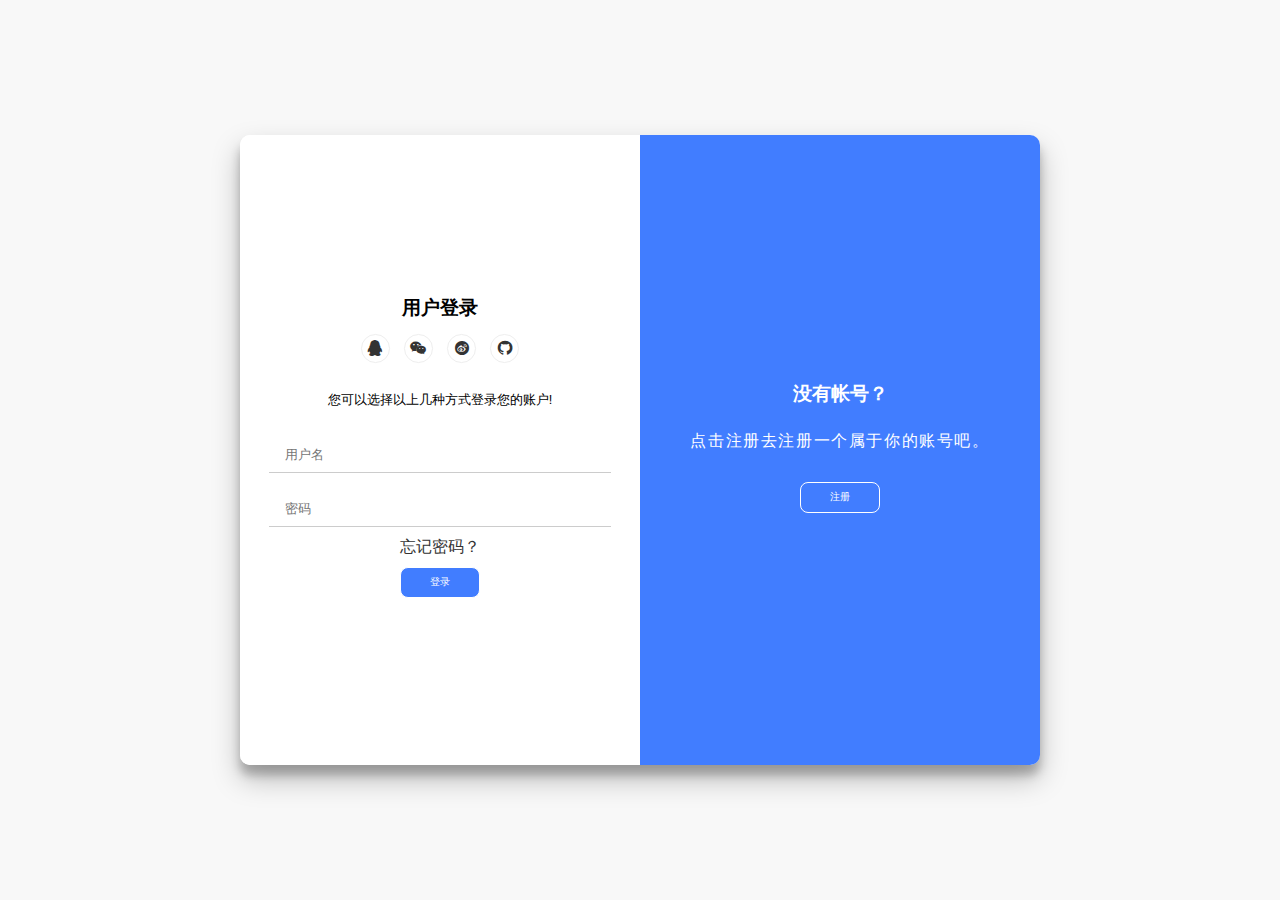
<file: index.html>
<!DOCTYPE html>
<html lang="en">
<head>
    <meta charset="UTF-8">
    <meta name="viewport" content="width=device-width, initial-scale=1.0">
    <title>登录注册</title>
    <link rel="stylesheet" href="./assets/style.css">
    <link rel="stylesheet" href="./assets/iconfont/iconfont.css">
</head>
<body>
    <div class='container' id='container'>
        <div class="form-container sign-up-container">
            <!-- 注册 -->
           <form action="#">
            <h1>用户注册</h1>
            <div class="social-container">
                <a href="#" class="social"><i class="iconfont icon-qq"></i></a>
                <a href="#" class="social"><i class="iconfont icon-weixin"></i></a>
                <a href="#" class="social"><i class="iconfont icon-weibo-copy"></i></a>
                <a href="#" class="social"><i class="iconfont icon-github"></i></a>
            </div>
            <span>您可以选择以上几种方式注册一个您的账户!</span>
            <input type="text" placeholder="用户名">
            <input type="password" placeholder="密码">
            <input type="email" placeholder="邮箱">
            <button id="send_code">发送验证码</button>
            <input type="email" placeholder="验证码">
            <button>注册</button>
           </form>
        </div>
        <div class="form-container sign-in-container">
            <!-- 登录 -->
            <form action="#">
                <h1>用户登录</h1>
            <div class="social-container">
                <a href="#" class="social"><i class="iconfont icon-qq"></i></a>
                <a href="#" class="social"><i class="iconfont icon-weixin"></i></a>
                <a href="#" class="social"><i class="iconfont icon-weibo-copy"></i></a>
                <a href="#" class="social"><i class="iconfont icon-github"></i></a>
            </div>
            <span>您可以选择以上几种方式登录您的账户!</span>
            <input type="text" placeholder="用户名">
            <input type="password" placeholder="密码">
            <a href="#">忘记密码？</a>
            <button>登录</button>
            </form>
        </div>
        <!-- 侧边栏内容 -->
        <div class="overlay-container">
            <div class="overlay">
                <div class="overlay-panel overlay-left">
                    <h1>已有帐号？</h1>
                    <p>亲爱的快快点我去进行登录吧。</p>
                    <button class='ghost' id="signIn">登录</button>
                </div>
                <div class="overlay-panel overlay-right">
                    <h1>没有帐号？</h1>
                    <p>点击注册去注册一个属于你的账号吧。</p>
                    <button class='ghost' id="signUp">注册</button>
                </div>
            </div>
        </div>
    </div>
</body>
<script src="./index.js"></script>
</html>
</file>
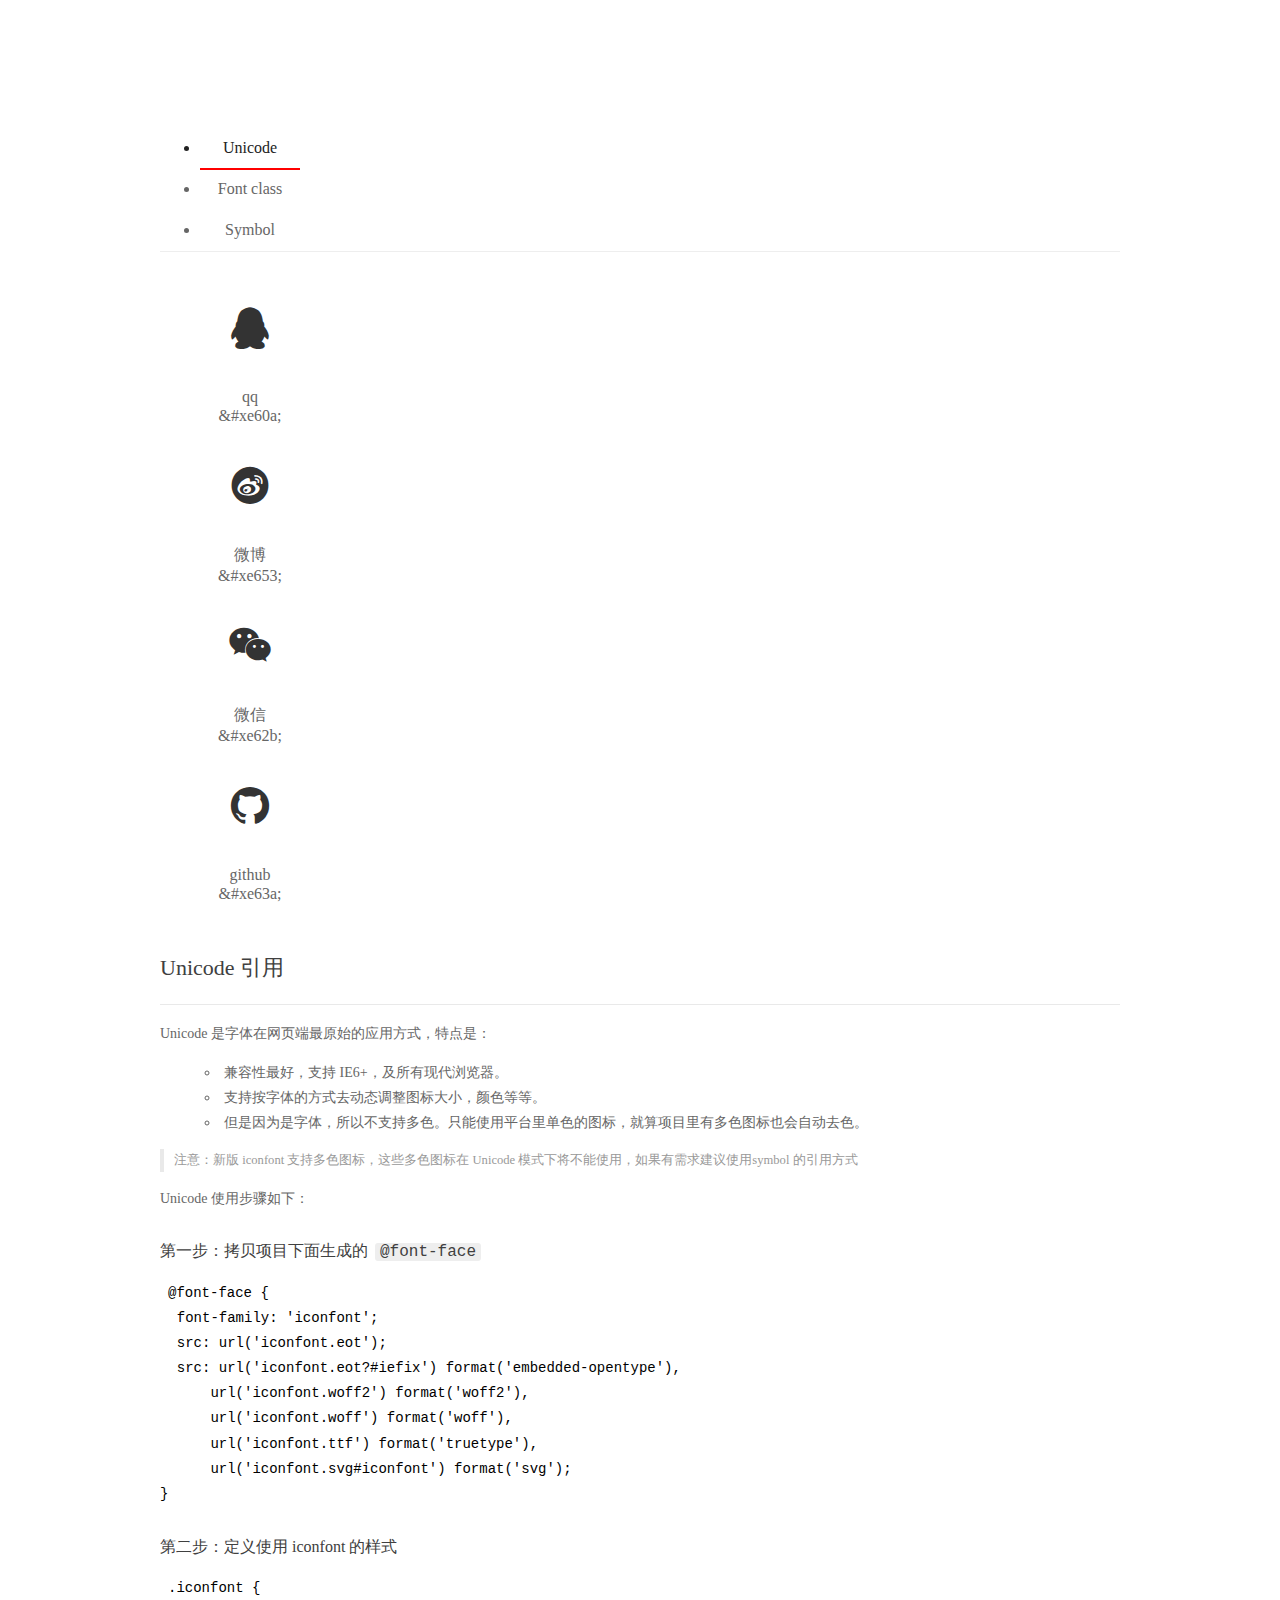
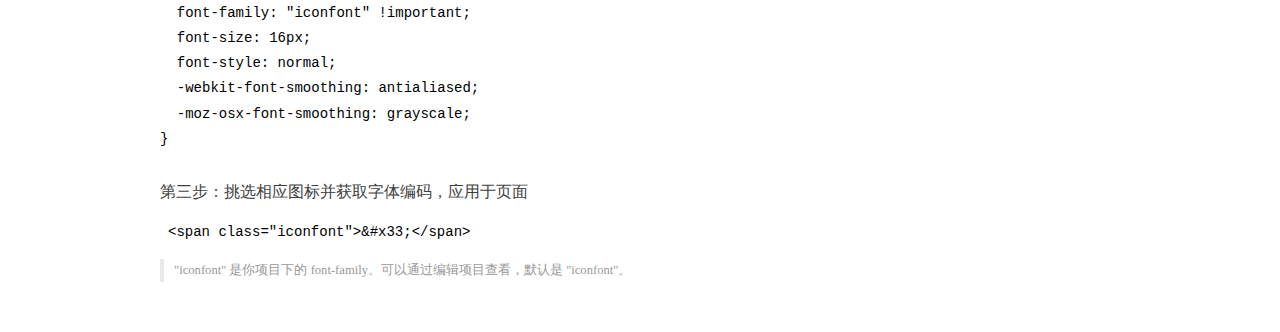
<file: assets/iconfont/demo_index.html>
<!DOCTYPE html>
<html>
<head>
  <meta charset="utf-8"/>
  <title>IconFont Demo</title>
  <link rel="shortcut icon" href="https://gtms04.alicdn.com/tps/i4/TB1_oz6GVXXXXaFXpXXJDFnIXXX-64-64.ico" type="image/x-icon"/>
  <link rel="stylesheet" href="https://g.alicdn.com/thx/cube/1.3.2/cube.min.css">
  <link rel="stylesheet" href="demo.css">
  <link rel="stylesheet" href="iconfont.css">
  <script src="iconfont.js"></script>
  <!-- jQuery -->
  <script src="https://a1.alicdn.com/oss/uploads/2018/12/26/7bfddb60-08e8-11e9-9b04-53e73bb6408b.js"></script>
  <!-- 代码高亮 -->
  <script src="https://a1.alicdn.com/oss/uploads/2018/12/26/a3f714d0-08e6-11e9-8a15-ebf944d7534c.js"></script>
</head>
<body>
  <div class="main">
    <h1 class="logo"><a href="https://www.iconfont.cn/" title="iconfont 首页" target="_blank">&#xe86b;</a></h1>
    <div class="nav-tabs">
      <ul id="tabs" class="dib-box">
        <li class="dib active"><span>Unicode</span></li>
        <li class="dib"><span>Font class</span></li>
        <li class="dib"><span>Symbol</span></li>
      </ul>
      
    </div>
    <div class="tab-container">
      <div class="content unicode" style="display: block;">
          <ul class="icon_lists dib-box">
          
            <li class="dib">
              <span class="icon iconfont">&#xe60a;</span>
                <div class="name">qq</div>
                <div class="code-name">&amp;#xe60a;</div>
              </li>
          
            <li class="dib">
              <span class="icon iconfont">&#xe653;</span>
                <div class="name">微博</div>
                <div class="code-name">&amp;#xe653;</div>
              </li>
          
            <li class="dib">
              <span class="icon iconfont">&#xe62b;</span>
                <div class="name">微信</div>
                <div class="code-name">&amp;#xe62b;</div>
              </li>
          
            <li class="dib">
              <span class="icon iconfont">&#xe63a;</span>
                <div class="name">github</div>
                <div class="code-name">&amp;#xe63a;</div>
              </li>
          
          </ul>
          <div class="article markdown">
          <h2 id="unicode-">Unicode 引用</h2>
          <hr>

          <p>Unicode 是字体在网页端最原始的应用方式，特点是：</p>
          <ul>
            <li>兼容性最好，支持 IE6+，及所有现代浏览器。</li>
            <li>支持按字体的方式去动态调整图标大小，颜色等等。</li>
            <li>但是因为是字体，所以不支持多色。只能使用平台里单色的图标，就算项目里有多色图标也会自动去色。</li>
          </ul>
          <blockquote>
            <p>注意：新版 iconfont 支持多色图标，这些多色图标在 Unicode 模式下将不能使用，如果有需求建议使用symbol 的引用方式</p>
          </blockquote>
          <p>Unicode 使用步骤如下：</p>
          <h3 id="-font-face">第一步：拷贝项目下面生成的 <code>@font-face</code></h3>
<pre><code class="language-css"
>@font-face {
  font-family: 'iconfont';
  src: url('iconfont.eot');
  src: url('iconfont.eot?#iefix') format('embedded-opentype'),
      url('iconfont.woff2') format('woff2'),
      url('iconfont.woff') format('woff'),
      url('iconfont.ttf') format('truetype'),
      url('iconfont.svg#iconfont') format('svg');
}
</code></pre>
          <h3 id="-iconfont-">第二步：定义使用 iconfont 的样式</h3>
<pre><code class="language-css"
>.iconfont {
  font-family: "iconfont" !important;
  font-size: 16px;
  font-style: normal;
  -webkit-font-smoothing: antialiased;
  -moz-osx-font-smoothing: grayscale;
}
</code></pre>
          <h3 id="-">第三步：挑选相应图标并获取字体编码，应用于页面</h3>
<pre>
<code class="language-html"
>&lt;span class="iconfont"&gt;&amp;#x33;&lt;/span&gt;
</code></pre>
          <blockquote>
            <p>"iconfont" 是你项目下的 font-family。可以通过编辑项目查看，默认是 "iconfont"。</p>
          </blockquote>
          </div>
      </div>
      <div class="content font-class">
        <ul class="icon_lists dib-box">
          
          <li class="dib">
            <span class="icon iconfont icon-qq"></span>
            <div class="name">
              qq
            </div>
            <div class="code-name">.icon-qq
            </div>
          </li>
          
          <li class="dib">
            <span class="icon iconfont icon-weibo-copy"></span>
            <div class="name">
              微博
            </div>
            <div class="code-name">.icon-weibo-copy
            </div>
          </li>
          
          <li class="dib">
            <span class="icon iconfont icon-weixin"></span>
            <div class="name">
              微信
            </div>
            <div class="code-name">.icon-weixin
            </div>
          </li>
          
          <li class="dib">
            <span class="icon iconfont icon-github"></span>
            <div class="name">
              github
            </div>
            <div class="code-name">.icon-github
            </div>
          </li>
          
        </ul>
        <div class="article markdown">
        <h2 id="font-class-">font-class 引用</h2>
        <hr>

        <p>font-class 是 Unicode 使用方式的一种变种，主要是解决 Unicode 书写不直观，语意不明确的问题。</p>
        <p>与 Unicode 使用方式相比，具有如下特点：</p>
        <ul>
          <li>兼容性良好，支持 IE8+，及所有现代浏览器。</li>
          <li>相比于 Unicode 语意明确，书写更直观。可以很容易分辨这个 icon 是什么。</li>
          <li>因为使用 class 来定义图标，所以当要替换图标时，只需要修改 class 里面的 Unicode 引用。</li>
          <li>不过因为本质上还是使用的字体，所以多色图标还是不支持的。</li>
        </ul>
        <p>使用步骤如下：</p>
        <h3 id="-fontclass-">第一步：引入项目下面生成的 fontclass 代码：</h3>
<pre><code class="language-html">&lt;link rel="stylesheet" href="./iconfont.css"&gt;
</code></pre>
        <h3 id="-">第二步：挑选相应图标并获取类名，应用于页面：</h3>
<pre><code class="language-html">&lt;span class="iconfont icon-xxx"&gt;&lt;/span&gt;
</code></pre>
        <blockquote>
          <p>"
            iconfont" 是你项目下的 font-family。可以通过编辑项目查看，默认是 "iconfont"。</p>
        </blockquote>
      </div>
      </div>
      <div class="content symbol">
          <ul class="icon_lists dib-box">
          
            <li class="dib">
                <svg class="icon svg-icon" aria-hidden="true">
                  <use xlink:href="#icon-qq"></use>
                </svg>
                <div class="name">qq</div>
                <div class="code-name">#icon-qq</div>
            </li>
          
            <li class="dib">
                <svg class="icon svg-icon" aria-hidden="true">
                  <use xlink:href="#icon-weibo-copy"></use>
                </svg>
                <div class="name">微博</div>
                <div class="code-name">#icon-weibo-copy</div>
            </li>
          
            <li class="dib">
                <svg class="icon svg-icon" aria-hidden="true">
                  <use xlink:href="#icon-weixin"></use>
                </svg>
                <div class="name">微信</div>
                <div class="code-name">#icon-weixin</div>
            </li>
          
            <li class="dib">
                <svg class="icon svg-icon" aria-hidden="true">
                  <use xlink:href="#icon-github"></use>
                </svg>
                <div class="name">github</div>
                <div class="code-name">#icon-github</div>
            </li>
          
          </ul>
          <div class="article markdown">
          <h2 id="symbol-">Symbol 引用</h2>
          <hr>

          <p>这是一种全新的使用方式，应该说这才是未来的主流，也是平台目前推荐的用法。相关介绍可以参考这篇<a href="">文章</a>
            这种用法其实是做了一个 SVG 的集合，与另外两种相比具有如下特点：</p>
          <ul>
            <li>支持多色图标了，不再受单色限制。</li>
            <li>通过一些技巧，支持像字体那样，通过 <code>font-size</code>, <code>color</code> 来调整样式。</li>
            <li>兼容性较差，支持 IE9+，及现代浏览器。</li>
            <li>浏览器渲染 SVG 的性能一般，还不如 png。</li>
          </ul>
          <p>使用步骤如下：</p>
          <h3 id="-symbol-">第一步：引入项目下面生成的 symbol 代码：</h3>
<pre><code class="language-html">&lt;script src="./iconfont.js"&gt;&lt;/script&gt;
</code></pre>
          <h3 id="-css-">第二步：加入通用 CSS 代码（引入一次就行）：</h3>
<pre><code class="language-html">&lt;style&gt;
.icon {
  width: 1em;
  height: 1em;
  vertical-align: -0.15em;
  fill: currentColor;
  overflow: hidden;
}
&lt;/style&gt;
</code></pre>
          <h3 id="-">第三步：挑选相应图标并获取类名，应用于页面：</h3>
<pre><code class="language-html">&lt;svg class="icon" aria-hidden="true"&gt;
  &lt;use xlink:href="#icon-xxx"&gt;&lt;/use&gt;
&lt;/svg&gt;
</code></pre>
          </div>
      </div>

    </div>
  </div>
  <script>
  $(document).ready(function () {
      $('.tab-container .content:first').show()

      $('#tabs li').click(function (e) {
        var tabContent = $('.tab-container .content')
        var index = $(this).index()

        if ($(this).hasClass('active')) {
          return
        } else {
          $('#tabs li').removeClass('active')
          $(this).addClass('active')

          tabContent.hide().eq(index).fadeIn()
        }
      })
    })
  </script>
</body>
</html>
</file>
<file: assets/style.css>
* {
    margin: 0;
    padding: 0;
    box-sizing: border-box;
}
body, html {
    font-family: Arial, Helvetica, sans-serif;
    background: #f8f8f8;
    background-attachment: fixed;
    display: flex;
    flex-direction: column;
    justify-content: center;
    align-items: center;
    height: 100%;
    margin: 0 auto;
}
h1 {
    margin: 0.2rem;
    font-size: 1.2rem;
}
p {
    font-size: 1rem;
    line-height: 1.5rem;
    font-weight: 100;
    margin: 1.2rem 0;
    letter-spacing: 0.1rem;
}
span {
    font-size: 0.8rem;
    margin: 1.2rem 0;
}
a {
    color: #333;
    font-size: 1rem;
    text-decoration: none;
}
.container {
    position: relative;
    background: #fff;
    border-radius: 10px;
    box-shadow: 0 14px 28px rgba(0, 0, 0, .25), 0 10px 10px rgba(0, 0, 0, .22);
    padding: 0.6rem;
    width: 50rem;
    height: 35rem;
    overflow: hidden;
    max-width: 100vw;
    min-height: 70vh;
}
.form-container form {
    background: #fff;
    display: flex;
    flex-direction: column;
    padding: 0 1.8rem;
    height: 100%;
    justify-content: center;
    align-items: center;
}
.social-container {
    margin: 0.6rem 0;
}
.social-container a {
    border: 1px solid #eee;
    border-radius: 50%;
    display: inline-flex;
    justify-content: center;
    align-items: center;
    margin: 0 5px;
    height: 1.8rem;
    width: 1.8rem;
}
.social-container a:hover {
    opacity: .8;
}
.form-container input {
    width: 100%;
    height: 2.2rem;
    text-indent: 1rem;
    border: 1px solid #ccc;
    border-left: none;
    border-right: none;
    border-top: none;
    outline: none;
    margin: 0.6rem 0;
}
.form-container button:active {
    transform: scale(0.95,0.95);
}
.form-container button {
    padding: 0.4rem 1rem;
    background: #417dff;
    color: white;
    border: 1px solid #fff;
    outline: none;
    cursor: pointer;
    width: 5rem;
    border-radius: 8px;
    transition: all 100ms ease-in;
    margin: 0.6rem 0;
    font-size: 0.6rem;
    padding: 0.5rem 0;
}
button.ghost {
    background: transparent;
    border-color: #fff;
    border: 1px solid #fff;
    outline: none;
    cursor: pointer;
    width: 5rem;
    border-radius: 8px;
    transition: all 100ms ease-in;
    margin: 0.6rem 0;
    padding: 0.5rem 0;
    color: white;
    font-size: 0.6rem;
}
button#send_code {
    width: 100%;
}
button.ghost:active {
    transform: scale(0.95,0.95);
}
.form-container {
    position: absolute;
    top: 0;
    height: 100%;
    transition: all 0.5s ease-in;
}
.sign-in-container {
    left: 0;
    width: 50%;
    z-index: 2;
}
.sign-up-container {
    left: 0;
    width: 50%;
    opacity: 0;
    z-index: 1;
}
.overlay {
    background: #417dff;
    width: 200%;
    height: 100%;
    position: relative;
    left: -100%;
    transition: all 0.6s ease-in-out;
    color: white;
}
.overlay-container {
    position: absolute;
    top: 0;
    right: 0;
    width: 50%;
    height: 100%;
    overflow: hidden;
    transition: all 0.6s ease-in-out;
    z-index: 99;
}
.overlay-panel {
    position: absolute;
    top: 0;
    display: flex;
    flex-direction: column;
    justify-content: center;
    align-items: center;
    width: 50%;
    height: 100%;
    padding: 0 2.2rem;
}
.overlay-right {
    right: 0;
}
.container.right-panel-active .overlay-container {
    transform: translateX(-100%);
}
.container.right-panel-active .sign-in-container {
    transform: translateX(100%);
}
.container.right-panel-active .sign-up-container {
    transform: translateX(100%);
    opacity: 1;
    z-index: 5;
    transition: all 0.6s ease-in-out;
}
.container.right-panel-active .overlay {
    transform: translateX(50%);
}
.container.right-panel-active .overlay-left {
    transform: translateX(0);
    transition: all 0.6s ease-in-out;
}
.container.right-panel-active .overlay-right {
    transform: translateX(20%);
    transition: all 0.6s ease-in-out;
}
</file>
<file: assets/iconfont/iconfont.css>
@font-face {font-family: "iconfont";
  src: url('iconfont.eot?t=1586686594169'); /* IE9 */
  src: url('iconfont.eot?t=1586686594169#iefix') format('embedded-opentype'), /* IE6-IE8 */
  url('[data-uri]') format('woff2'),
  url('iconfont.woff?t=1586686594169') format('woff'),
  url('iconfont.ttf?t=1586686594169') format('truetype'), /* chrome, firefox, opera, Safari, Android, iOS 4.2+ */
  url('iconfont.svg?t=1586686594169#iconfont') format('svg'); /* iOS 4.1- */
}

.iconfont {
  font-family: "iconfont" !important;
  font-size: 16px;
  font-style: normal;
  -webkit-font-smoothing: antialiased;
  -moz-osx-font-smoothing: grayscale;
}

.icon-qq:before {
  content: "\e60a";
}

.icon-weibo-copy:before {
  content: "\e653";
}

.icon-weixin:before {
  content: "\e62b";
}

.icon-github:before {
  content: "\e63a";
}
</file>
<file: assets/iconfont/demo.css>
/* Logo 字体 */
@font-face {
  font-family: "iconfont logo";
  src: url('https://at.alicdn.com/t/font_985780_km7mi63cihi.eot?t=1545807318834');
  src: url('https://at.alicdn.com/t/font_985780_km7mi63cihi.eot?t=1545807318834#iefix') format('embedded-opentype'),
    url('https://at.alicdn.com/t/font_985780_km7mi63cihi.woff?t=1545807318834') format('woff'),
    url('https://at.alicdn.com/t/font_985780_km7mi63cihi.ttf?t=1545807318834') format('truetype'),
    url('https://at.alicdn.com/t/font_985780_km7mi63cihi.svg?t=1545807318834#iconfont') format('svg');
}

.logo {
  font-family: "iconfont logo";
  font-size: 160px;
  font-style: normal;
  -webkit-font-smoothing: antialiased;
  -moz-osx-font-smoothing: grayscale;
}

/* tabs */
.nav-tabs {
  position: relative;
}

.nav-tabs .nav-more {
  position: absolute;
  right: 0;
  bottom: 0;
  height: 42px;
  line-height: 42px;
  color: #666;
}

#tabs {
  border-bottom: 1px solid #eee;
}

#tabs li {
  cursor: pointer;
  width: 100px;
  height: 40px;
  line-height: 40px;
  text-align: center;
  font-size: 16px;
  border-bottom: 2px solid transparent;
  position: relative;
  z-index: 1;
  margin-bottom: -1px;
  color: #666;
}


#tabs .active {
  border-bottom-color: #f00;
  color: #222;
}

.tab-container .content {
  display: none;
}

/* 页面布局 */
.main {
  padding: 30px 100px;
  width: 960px;
  margin: 0 auto;
}

.main .logo {
  color: #333;
  text-align: left;
  margin-bottom: 30px;
  line-height: 1;
  height: 110px;
  margin-top: -50px;
  overflow: hidden;
  *zoom: 1;
}

.main .logo a {
  font-size: 160px;
  color: #333;
}

.helps {
  margin-top: 40px;
}

.helps pre {
  padding: 20px;
  margin: 10px 0;
  border: solid 1px #e7e1cd;
  background-color: #fffdef;
  overflow: auto;
}

.icon_lists {
  width: 100% !important;
  overflow: hidden;
  *zoom: 1;
}

.icon_lists li {
  width: 100px;
  margin-bottom: 10px;
  margin-right: 20px;
  text-align: center;
  list-style: none !important;
  cursor: default;
}

.icon_lists li .code-name {
  line-height: 1.2;
}

.icon_lists .icon {
  display: block;
  height: 100px;
  line-height: 100px;
  font-size: 42px;
  margin: 10px auto;
  color: #333;
  -webkit-transition: font-size 0.25s linear, width 0.25s linear;
  -moz-transition: font-size 0.25s linear, width 0.25s linear;
  transition: font-size 0.25s linear, width 0.25s linear;
}

.icon_lists .icon:hover {
  font-size: 100px;
}

.icon_lists .svg-icon {
  /* 通过设置 font-size 来改变图标大小 */
  width: 1em;
  /* 图标和文字相邻时，垂直对齐 */
  vertical-align: -0.15em;
  /* 通过设置 color 来改变 SVG 的颜色/fill */
  fill: currentColor;
  /* path 和 stroke 溢出 viewBox 部分在 IE 下会显示
      normalize.css 中也包含这行 */
  overflow: hidden;
}

.icon_lists li .name,
.icon_lists li .code-name {
  color: #666;
}

/* markdown 样式 */
.markdown {
  color: #666;
  font-size: 14px;
  line-height: 1.8;
}

.highlight {
  line-height: 1.5;
}

.markdown img {
  vertical-align: middle;
  max-width: 100%;
}

.markdown h1 {
  color: #404040;
  font-weight: 500;
  line-height: 40px;
  margin-bottom: 24px;
}

.markdown h2,
.markdown h3,
.markdown h4,
.markdown h5,
.markdown h6 {
  color: #404040;
  margin: 1.6em 0 0.6em 0;
  font-weight: 500;
  clear: both;
}

.markdown h1 {
  font-size: 28px;
}

.markdown h2 {
  font-size: 22px;
}

.markdown h3 {
  font-size: 16px;
}

.markdown h4 {
  font-size: 14px;
}

.markdown h5 {
  font-size: 12px;
}

.markdown h6 {
  font-size: 12px;
}

.markdown hr {
  height: 1px;
  border: 0;
  background: #e9e9e9;
  margin: 16px 0;
  clear: both;
}

.markdown p {
  margin: 1em 0;
}

.markdown>p,
.markdown>blockquote,
.markdown>.highlight,
.markdown>ol,
.markdown>ul {
  width: 80%;
}

.markdown ul>li {
  list-style: circle;
}

.markdown>ul li,
.markdown blockquote ul>li {
  margin-left: 20px;
  padding-left: 4px;
}

.markdown>ul li p,
.markdown>ol li p {
  margin: 0.6em 0;
}

.markdown ol>li {
  list-style: decimal;
}

.markdown>ol li,
.markdown blockquote ol>li {
  margin-left: 20px;
  padding-left: 4px;
}

.markdown code {
  margin: 0 3px;
  padding: 0 5px;
  background: #eee;
  border-radius: 3px;
}

.markdown strong,
.markdown b {
  font-weight: 600;
}

.markdown>table {
  border-collapse: collapse;
  border-spacing: 0px;
  empty-cells: show;
  border: 1px solid #e9e9e9;
  width: 95%;
  margin-bottom: 24px;
}

.markdown>table th {
  white-space: nowrap;
  color: #333;
  font-weight: 600;
}

.markdown>table th,
.markdown>table td {
  border: 1px solid #e9e9e9;
  padding: 8px 16px;
  text-align: left;
}

.markdown>table th {
  background: #F7F7F7;
}

.markdown blockquote {
  font-size: 90%;
  color: #999;
  border-left: 4px solid #e9e9e9;
  padding-left: 0.8em;
  margin: 1em 0;
}

.markdown blockquote p {
  margin: 0;
}

.markdown .anchor {
  opacity: 0;
  transition: opacity 0.3s ease;
  margin-left: 8px;
}

.markdown .waiting {
  color: #ccc;
}

.markdown h1:hover .anchor,
.markdown h2:hover .anchor,
.markdown h3:hover .anchor,
.markdown h4:hover .anchor,
.markdown h5:hover .anchor,
.markdown h6:hover .anchor {
  opacity: 1;
  display: inline-block;
}

.markdown>br,
.markdown>p>br {
  clear: both;
}


.hljs {
  display: block;
  background: white;
  padding: 0.5em;
  color: #333333;
  overflow-x: auto;
}

.hljs-comment,
.hljs-meta {
  color: #969896;
}

.hljs-string,
.hljs-variable,
.hljs-template-variable,
.hljs-strong,
.hljs-emphasis,
.hljs-quote {
  color: #df5000;
}

.hljs-keyword,
.hljs-selector-tag,
.hljs-type {
  color: #a71d5d;
}

.hljs-literal,
.hljs-symbol,
.hljs-bullet,
.hljs-attribute {
  color: #0086b3;
}

.hljs-section,
.hljs-name {
  color: #63a35c;
}

.hljs-tag {
  color: #333333;
}

.hljs-title,
.hljs-attr,
.hljs-selector-id,
.hljs-selector-class,
.hljs-selector-attr,
.hljs-selector-pseudo {
  color: #795da3;
}

.hljs-addition {
  color: #55a532;
  background-color: #eaffea;
}

.hljs-deletion {
  color: #bd2c00;
  background-color: #ffecec;
}

.hljs-link {
  text-decoration: underline;
}

/* 代码高亮 */
/* PrismJS 1.15.0
https://prismjs.com/download.html#themes=prism&languages=markup+css+clike+javascript */
/**
 * prism.js default theme for JavaScript, CSS and HTML
 * Based on dabblet (http://dabblet.com)
 * @author Lea Verou
 */
code[class*="language-"],
pre[class*="language-"] {
  color: black;
  background: none;
  text-shadow: 0 1px white;
  font-family: Consolas, Monaco, 'Andale Mono', 'Ubuntu Mono', monospace;
  text-align: left;
  white-space: pre;
  word-spacing: normal;
  word-break: normal;
  word-wrap: normal;
  line-height: 1.5;

  -moz-tab-size: 4;
  -o-tab-size: 4;
  tab-size: 4;

  -webkit-hyphens: none;
  -moz-hyphens: none;
  -ms-hyphens: none;
  hyphens: none;
}

pre[class*="language-"]::-moz-selection,
pre[class*="language-"] ::-moz-selection,
code[class*="language-"]::-moz-selection,
code[class*="language-"] ::-moz-selection {
  text-shadow: none;
  background: #b3d4fc;
}

pre[class*="language-"]::selection,
pre[class*="language-"] ::selection,
code[class*="language-"]::selection,
code[class*="language-"] ::selection {
  text-shadow: none;
  background: #b3d4fc;
}

@media print {

  code[class*="language-"],
  pre[class*="language-"] {
    text-shadow: none;
  }
}

/* Code blocks */
pre[class*="language-"] {
  padding: 1em;
  margin: .5em 0;
  overflow: auto;
}

:not(pre)>code[class*="language-"],
pre[class*="language-"] {
  background: #f5f2f0;
}

/* Inline code */
:not(pre)>code[class*="language-"] {
  padding: .1em;
  border-radius: .3em;
  white-space: normal;
}

.token.comment,
.token.prolog,
.token.doctype,
.token.cdata {
  color: slategray;
}

.token.punctuation {
  color: #999;
}

.namespace {
  opacity: .7;
}

.token.property,
.token.tag,
.token.boolean,
.token.number,
.token.constant,
.token.symbol,
.token.deleted {
  color: #905;
}

.token.selector,
.token.attr-name,
.token.string,
.token.char,
.token.builtin,
.token.inserted {
  color: #690;
}

.token.operator,
.token.entity,
.token.url,
.language-css .token.string,
.style .token.string {
  color: #9a6e3a;
  background: hsla(0, 0%, 100%, .5);
}

.token.atrule,
.token.attr-value,
.token.keyword {
  color: #07a;
}

.token.function,
.token.class-name {
  color: #DD4A68;
}

.token.regex,
.token.important,
.token.variable {
  color: #e90;
}

.token.important,
.token.bold {
  font-weight: bold;
}

.token.italic {
  font-style: italic;
}

.token.entity {
  cursor: help;
}
</file>
